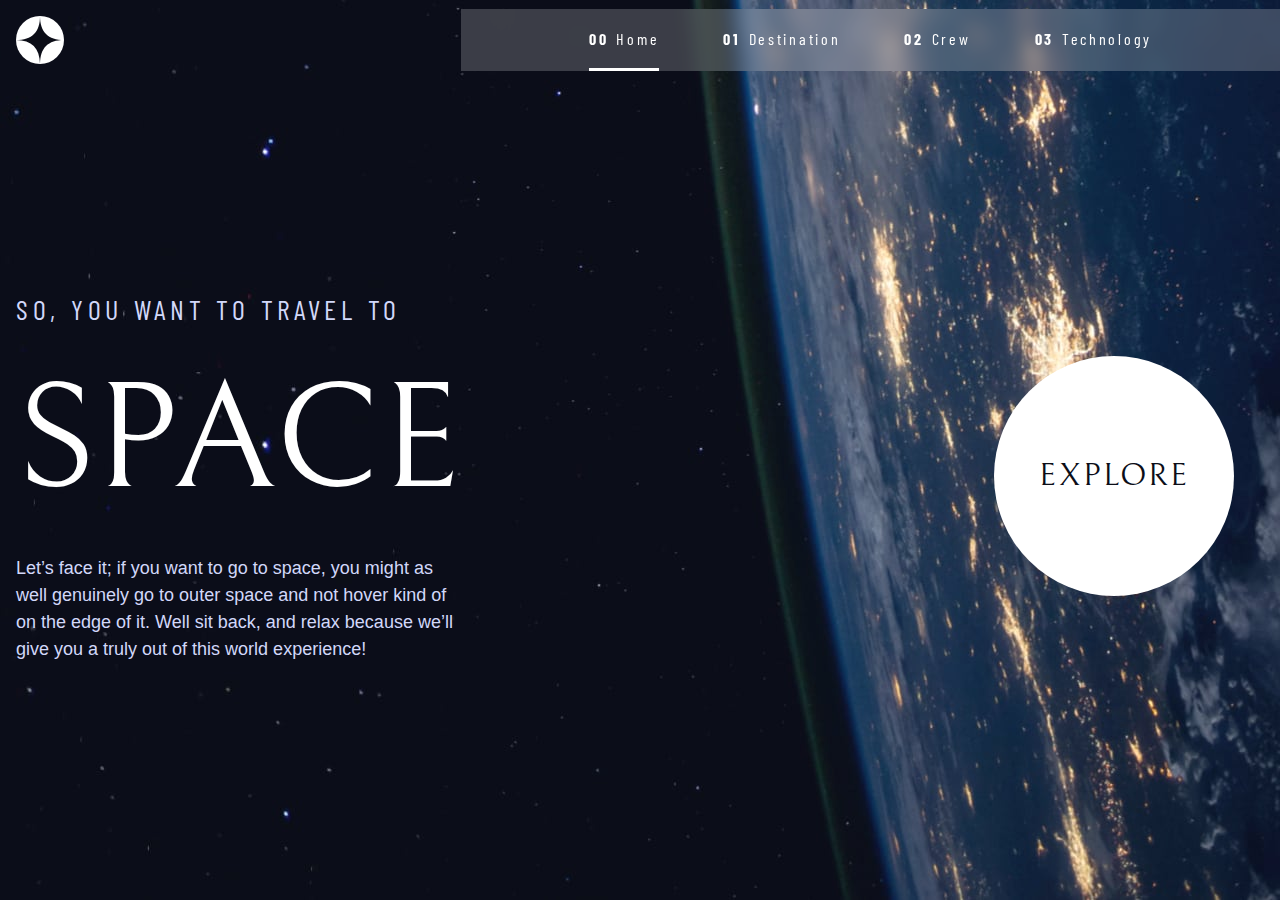
<file: index.html>
<!DOCTYPE html>
<html lang="en">
<head>
  <meta charset="UTF-8">
  <meta name="viewport" content="width=device-width, initial-scale=1.0">
  <link rel="icon" type="image/png" sizes="32x32" href="assets/images/favicon-32x32.png">
  <title>Space tourism website</title>
  <link rel="stylesheet" href="assets/css/style.css">

  <link rel="preconnect" href="https://fonts.googleapis.com">
  <link rel="preconnect" href="https://fonts.gstatic.com" crossorigin>
  <link href="https://fonts.googleapis.com/css2?family=Barlow+Condensed:wght@400;700&family=Bellefair&display=swap" rel="stylesheet">
</head>
<body class="home">
    <main>
      <header class="navbar flex">
        <a href="index.html">
          <img src="assets/images/shared/logo.svg" alt="Company Logo" class="logo">
        </a>
        <button class="ham_brg_tool" aria-controls="menu_toggle" aria-expanded="false"><span class="visually-hidden">MENU</span></button>
        <nav>
          <ul id="menu_toggle" data-visible="false" class="nav_links flex">
            <li class="nav_link active" >
              <a href="index.html"><span aria-hidden="true" class="num-text">00</span>Home</a>
            </li>
            <li class="nav_link">
              <a href="destination-moon.html"><span aria-hidden="true" class="num-text">01</span>Destination</a>
            </li>
            <li class="nav_link">
              <a href="crew-commander.html"><span aria-hidden="true" class="num-text">02</span>Crew</a>
            </li>
            <li class="nav_link">
              <a href="technology-vehicle.html"><span aria-hidden="true" class="num-text">03</span>Technology</a>
            </li>
          </ul>
        </nav>
      </header>
      <section class="CTA-section">
        <div class="container grid-center">
          <div class="CTA-container">
            <div class="CTA__text">
              <span class="txt-upper">So, you want to travel to</span>
              <h1 class="txt-upper">Space</h1>
              <p>
                Let’s face it; if you want to go to space, you might as well genuinely go to 
                outer space and not hover kind of on the edge of it. Well sit back, and relax 
                because we’ll give you a truly out of this world experience!
              </p>
            </div>
          </div>
          <div class="cta-btn">
            <a href="#" class="btn txt-upper"><span class="visually-hidden">lurn more about space</span> Explore</a>
          </div>
        </div>
      </section>
    </main>
    <script src="assets/JS/main.js"></script>
</body>
</html>
</file>
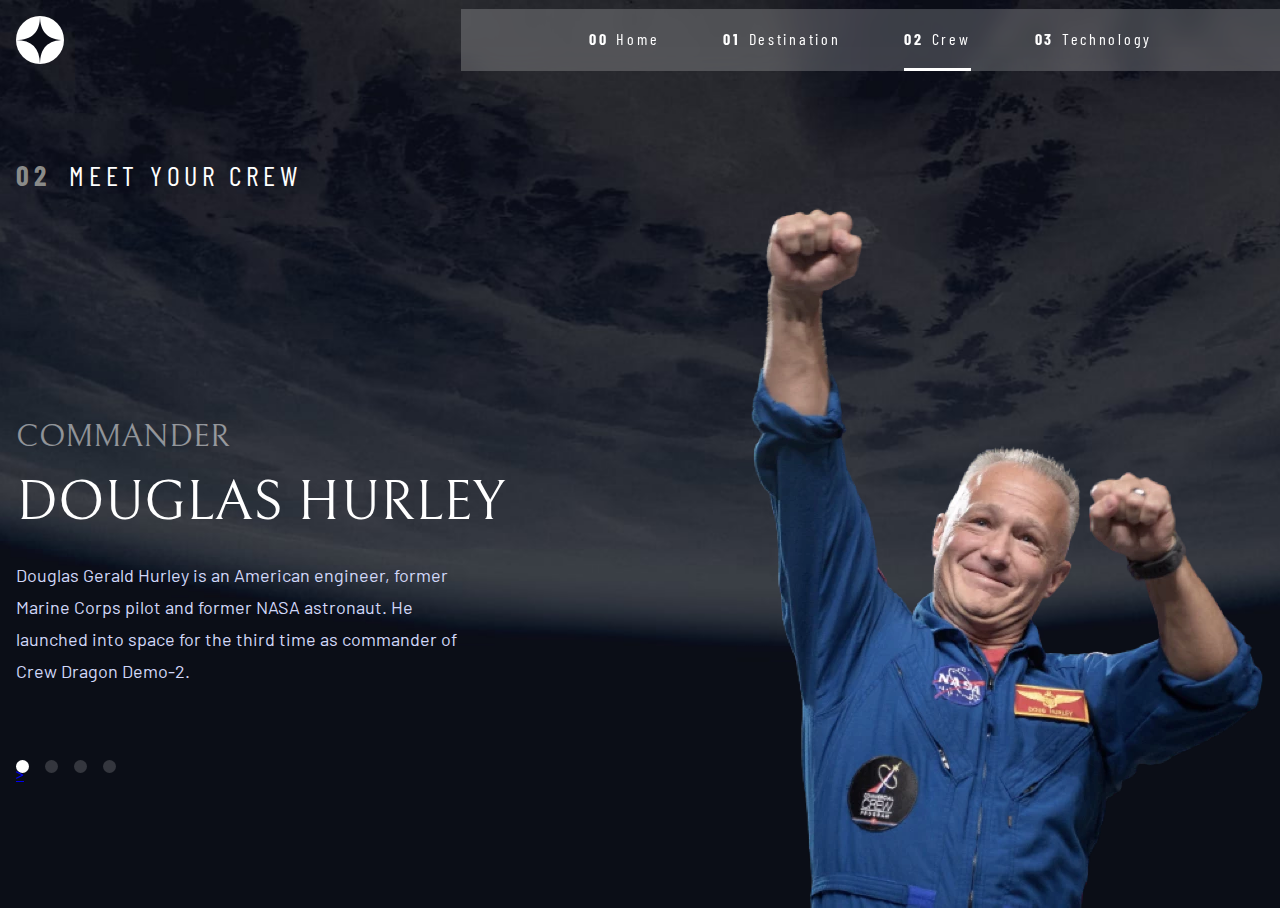
<file: crew-commander.html>
<!DOCTYPE html>
<html lang="en">
<head>
  <meta charset="UTF-8">
  <meta name="viewport" content="width=device-width, initial-scale=1.0">
  <link rel="icon" type="image/png" sizes="32x32" href="assets/images/favicon-32x32.png">
  <title>Space tourism website</title>
  <link rel="stylesheet" href="assets/css/style.css">

<link rel="preconnect" href="https://fonts.googleapis.com">
<link rel="preconnect" href="https://fonts.gstatic.com" crossorigin>
<link href="https://fonts.googleapis.com/css2?family=Barlow&family=Barlow+Condensed:wght@400;700&family=Bellefair&display=swap" rel="stylesheet">
</head>
<body class="crew">
  <main>
    <header class="navbar flex">
      <a href="index.html">
        <img src="assets/images/shared/logo.svg" alt="Company Logo" class="logo">
      </a>
      <button class="ham_brg_tool" aria-controls="menu_toggle" aria-expanded="false"><span class="visually-hidden">MENU</span></button>
      </button>
      <nav>
        <ul id="menu_toggle" data-visible="false" class="nav_links flex">
          <li class="nav_link" >
            <a href="index.html"><span aria-hidden="true" class="num-text">00</span>Home</a>
          </li>
          <li class="nav_link">
            <a href="destination-moon.html"><span aria-hidden="true" class="num-text">01</span>Destination</a>
          </li>
          <li class="nav_link active">
            <a href="crew-commander.html"><span aria-hidden="true" class="num-text">02</span>Crew</a>
          </li>
          <li class="nav_link">
            <a href="technology-vehicle.html"><span aria-hidden="true" class="num-text">03</span>Technology</a>
          </li>
        </ul>
      </nav>
    </header>
    <div class="container">
      <section class="crew-section">
        <p><span class="num-text">02 </span> Meet your crew</p>
        <article class="crew-container">
          <div class="crew-images">
            <img src="./assets/images/crew/image-douglas-hurley.webp" alt="">
          </div>
          <div class="crew-detailes">
            <div class="crew__pagination">
              <a href="crew-commander.html" class="pagination crew-active">><span class="visually-hidden">crew-commander</span></a>
              <a href="crew-specialist.html" class="pagination"><span class="visually-hidden">crew-specialist</span></a>
              <a href="crew-pilot.html" class="pagination"><span class="visually-hidden">crew-pilot</span></a>
              <a href="crew-engineer.html" class="pagination"><span class="visually-hidden">crew-engineer</span></a>
            </div>
            <div class="crew__description">
              <span class="txt-upper">Commander</span>
              <h3 class="txt-upper">Douglas Hurley</h3>
              <p>
                Douglas Gerald Hurley is an American engineer, former Marine Corps pilot 
                and former NASA astronaut. He launched into space for the third time as 
                commander of Crew Dragon Demo-2.
              </p>
            </div>
          </div>
        </article>
      </section>
    </div>
  </main>
  <script src="assets/JS/main.js"></script>
</body>
</html>
</file>
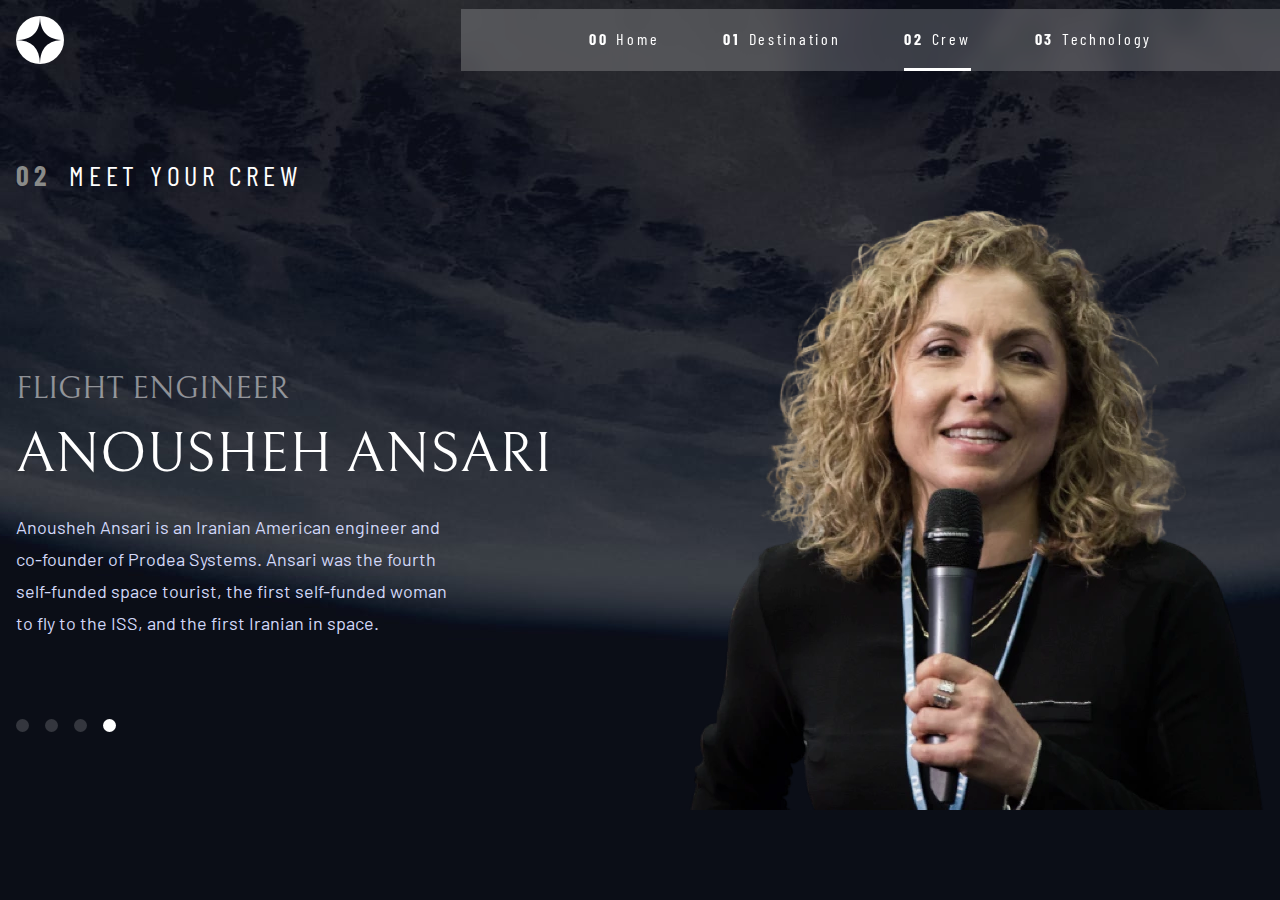
<file: crew-engineer.html>
<!DOCTYPE html>
<html lang="en">
<head>
  <meta charset="UTF-8">
  <meta name="viewport" content="width=device-width, initial-scale=1.0">
  <link rel="icon" type="image/png" sizes="32x32" href="assets/images/favicon-32x32.png">
  <title>Space tourism website</title>
  <link rel="stylesheet" href="assets/css/style.css">

<link rel="preconnect" href="https://fonts.googleapis.com">
<link rel="preconnect" href="https://fonts.gstatic.com" crossorigin>
<link href="https://fonts.googleapis.com/css2?family=Barlow&family=Barlow+Condensed:wght@400;700&family=Bellefair&display=swap" rel="stylesheet">
</head>
<body class="crew">
  <main>
    <header class="navbar flex">
      <a href="index.html">
        <img src="assets/images/shared/logo.svg" alt="Company Logo" class="logo">
      </a>
      <button class="ham_brg_tool" aria-controls="menu_toggle" aria-expanded="false"><span class="visually-hidden">MENU</span></button>
      </button>
      <nav>
        <ul id="menu_toggle" data-visible="false" class="nav_links flex">
          <li class="nav_link" >
            <a href="index.html"><span aria-hidden="true" class="num-text">00</span>Home</a>
          </li>
          <li class="nav_link">
            <a href="destination-moon.html"><span aria-hidden="true" class="num-text">01</span>Destination</a>
          </li>
          <li class="nav_link active">
            <a href="crew-commander.html"><span aria-hidden="true" class="num-text">02</span>Crew</a>
          </li>
          <li class="nav_link">
            <a href="technology-vehicle.html"><span aria-hidden="true" class="num-text">03</span>Technology</a>
          </li>
        </ul>
      </nav>
    </header>
    <div class="container">
      <section class="crew-section">
        <p><span class="num-text">02 </span> Meet your crew</p>
        <article class="crew-container">
          <div class="crew-images">
            <img src="./assets/images/crew/image-anousheh-ansari.webp" alt="">
          </div>
          <div class="crew-detailes">
            <div class="crew__pagination">
              <a href="crew-commander.html" class="pagination"></a>
              <a href="crew-specialist.html" class="pagination"></a>
              <a href="crew-pilot.html" class="pagination"></a>
              <a href="crew-engineer.html" class="pagination crew-active"></a>
            </div>
            <div class="crew__description">
              <span class="txt-upper">Flight Engineer</span>
              <h3 class="txt-upper">Anousheh Ansari</h3>
              <p>
                Anousheh Ansari is an Iranian American engineer and co-founder of Prodea Systems. 
                Ansari was the fourth self-funded space tourist, the first self-funded woman to 
                fly to the ISS, and the first Iranian in space.  
              </p>
            </div>
          </div>
        </article>
      </section>
    </div>
  </main>
  <script src="assets/JS/main.js"></script>
</body>
</html>
</file>
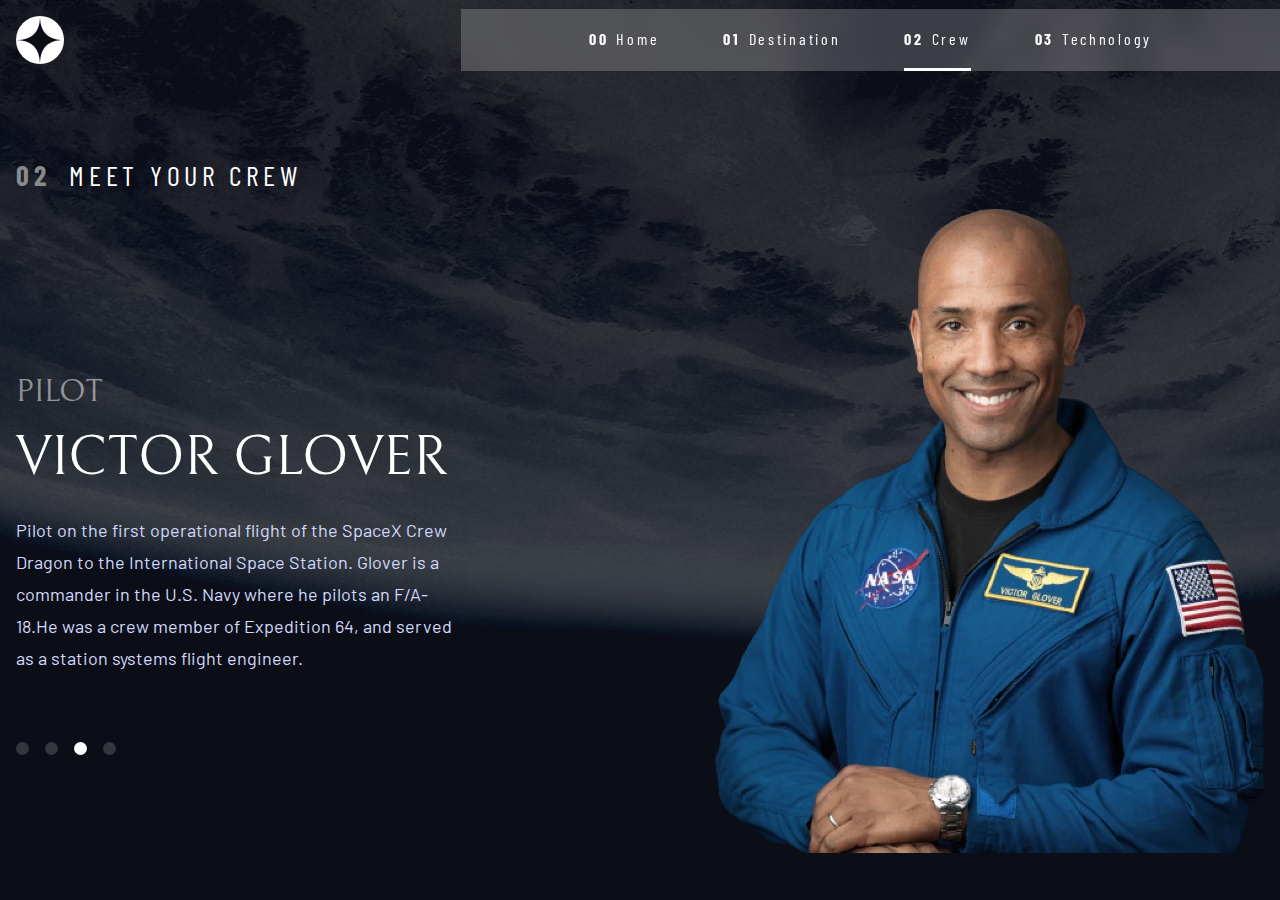
<file: crew-pilot.html>
<!DOCTYPE html>
<html lang="en">
<head>
  <meta charset="UTF-8">
  <meta name="viewport" content="width=device-width, initial-scale=1.0">
  <link rel="icon" type="image/png" sizes="32x32" href="assets/images/favicon-32x32.png">
  <title>Space tourism website</title>
  <link rel="stylesheet" href="assets/css/style.css">

<link rel="preconnect" href="https://fonts.googleapis.com">
<link rel="preconnect" href="https://fonts.gstatic.com" crossorigin>
<link href="https://fonts.googleapis.com/css2?family=Barlow&family=Barlow+Condensed:wght@400;700&family=Bellefair&display=swap" rel="stylesheet">
</head>
<body class="crew">
  <main>
    <header class="navbar flex">
      <a href="index.html">
        <img src="assets/images/shared/logo.svg" alt="Company Logo" class="logo">
      </a>
      <button class="ham_brg_tool" aria-controls="menu_toggle" aria-expanded="false"><span class="visually-hidden">MENU</span></button>
      </button>
      <nav>
        <ul id="menu_toggle" data-visible="false" class="nav_links flex">
          <li class="nav_link" >
            <a href="index.html"><span aria-hidden="true" class="num-text">00</span>Home</a>
          </li>
          <li class="nav_link">
            <a href="destination-moon.html"><span aria-hidden="true" class="num-text">01</span>Destination</a>
          </li>
          <li class="nav_link active">
            <a href="crew-commander.html"><span aria-hidden="true" class="num-text">02</span>Crew</a>
          </li>
          <li class="nav_link">
            <a href="technology-vehicle.html"><span aria-hidden="true" class="num-text">03</span>Technology</a>
          </li>
        </ul>
      </nav>
    </header>
    <div class="container">
      <section class="crew-section">
        <p><span class="num-text">02 </span> Meet your crew</p>
        <article class="crew-container">
          <div class="crew-images">
            <img src="./assets/images/crew/image-victor-glover.webp" alt="">
          </div>
          <div class="crew-detailes">
            <div class="crew__pagination">
              <a href="crew-commander.html" class="pagination"></a>
              <a href="crew-specialist.html" class="pagination"></a>
              <a href="crew-pilot.html" class="pagination crew-active"></a>
              <a href="crew-engineer.html" class="pagination"></a>
            </div>
            <div class="crew__description">
              <span class="txt-upper">Pilot</span>
              <h3 class="txt-upper">Victor Glover</h3>
              <p>
                Pilot on the first operational flight of the SpaceX Crew Dragon to the 
                International Space Station. Glover is a commander in the U.S. Navy where 
                he pilots an F/A-18.He was a crew member of Expedition 64, and served as a 
                station systems flight engineer. 
              </p>
            </div>
          </div>
        </article>
      </section>
    </div>
  </main>
  <script src="assets/JS/main.js"></script>
</body>
</html>
</file>
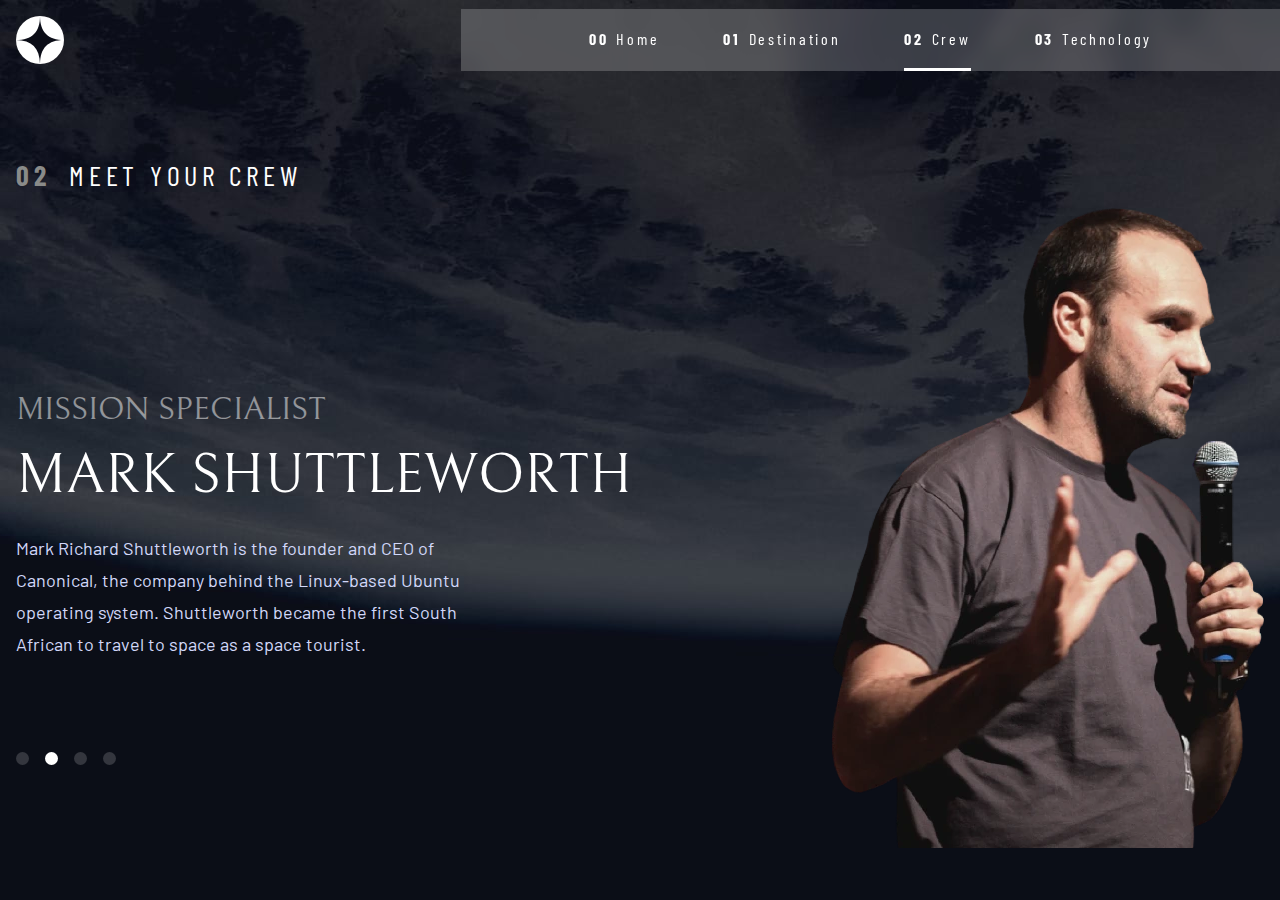
<file: crew-specialist.html>
<!DOCTYPE html>
<html lang="en">
<head>
  <meta charset="UTF-8">
  <meta name="viewport" content="width=device-width, initial-scale=1.0">
  <link rel="icon" type="image/png" sizes="32x32" href="assets/images/favicon-32x32.png">
  <title>Space tourism website</title>
  <link rel="stylesheet" href="assets/css/style.css">

<link rel="preconnect" href="https://fonts.googleapis.com">
<link rel="preconnect" href="https://fonts.gstatic.com" crossorigin>
<link href="https://fonts.googleapis.com/css2?family=Barlow&family=Barlow+Condensed:wght@400;700&family=Bellefair&display=swap" rel="stylesheet">
</head>
<body class="crew">
  <main>
    <header class="navbar flex">
      <a href="index.html">
        <img src="assets/images/shared/logo.svg" alt="Company Logo" class="logo">
      </a>
      <button class="ham_brg_tool" aria-controls="menu_toggle" aria-expanded="false"><span class="visually-hidden">MENU</span></button>
      </button>
      <nav>
        <ul id="menu_toggle" data-visible="false" class="nav_links flex">
          <li class="nav_link" >
            <a href="index.html"><span aria-hidden="true" class="num-text">00</span>Home</a>
          </li>
          <li class="nav_link">
            <a href="destination-moon.html"><span aria-hidden="true" class="num-text">01</span>Destination</a>
          </li>
          <li class="nav_link active">
            <a href="crew-commander.html"><span aria-hidden="true" class="num-text">02</span>Crew</a>
          </li>
          <li class="nav_link">
            <a href="technology-vehicle.html"><span aria-hidden="true" class="num-text">03</span>Technology</a>
          </li>
        </ul>
      </nav>
    </header>
    <div class="container">
      <section class="crew-section">
        <p><span class="num-text">02 </span> Meet your crew</p>
        <article class="crew-container">
          <div class="crew-images">
            <img src="./assets/images/crew/image-mark-shuttleworth.webp" alt="">
          </div>
          <div class="crew-detailes">
            <div class="crew__pagination">
              <a href="crew-commander.html" class="pagination"></a>
              <a href="crew-specialist.html" class="pagination crew-active"></a>
              <a href="crew-pilot.html" class="pagination"></a>
              <a href="crew-engineer.html" class="pagination"></a>
            </div>
            <div class="crew__description">
              <span class="txt-upper">Mission Specialist</span>
              <h3 class="txt-upper">Mark Shuttleworth</h3>
              <p>
                Mark Richard Shuttleworth is the founder and CEO of Canonical, the company behind 
                the Linux-based Ubuntu operating system. Shuttleworth became the first South 
                African to travel to space as a space tourist.
              </p>
            </div>
          </div>
        </article>
      </section>
    </div>
  </main>
  <script src="assets/JS/main.js"></script>
</body>
</html>
</file>
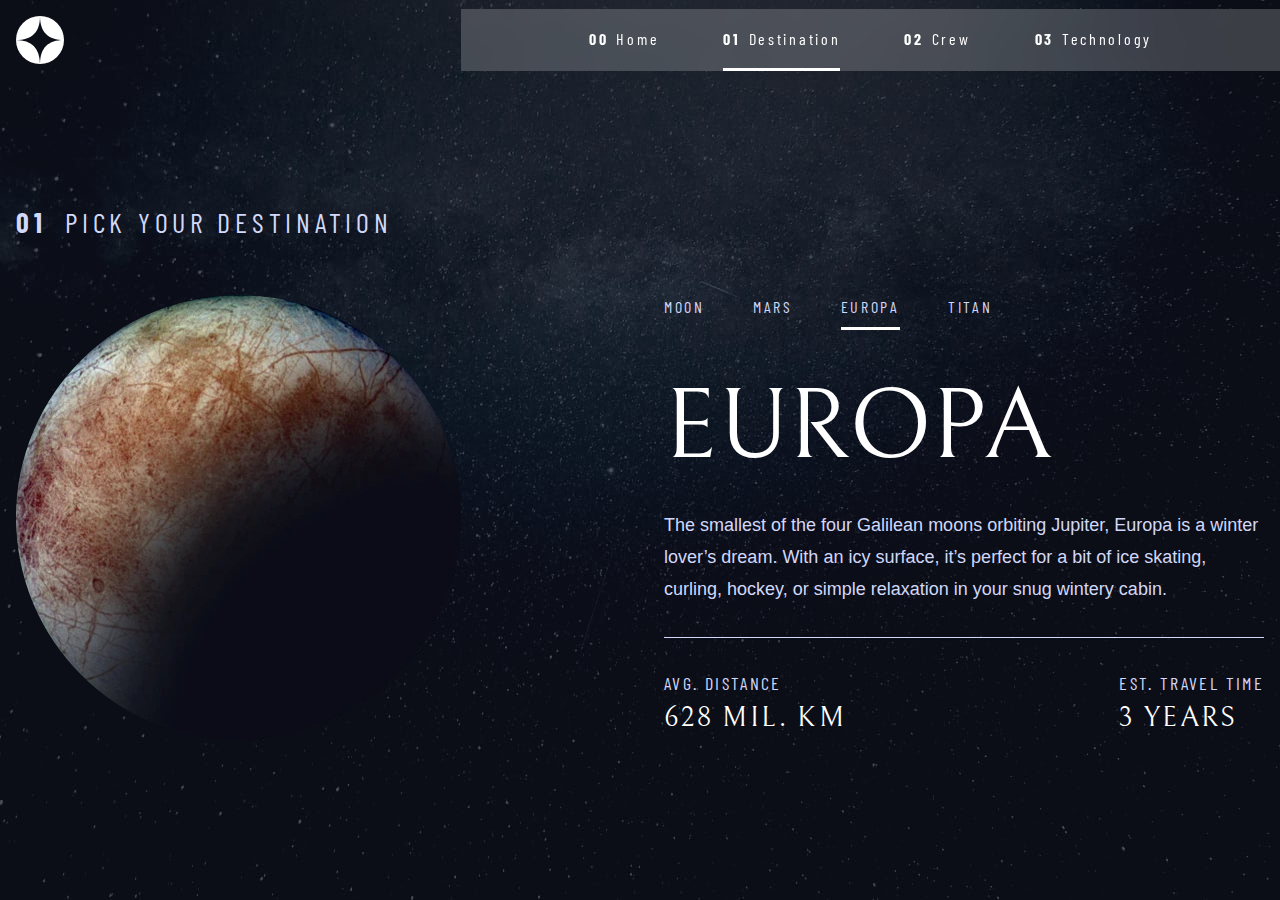
<file: destination-europa.html>
<!DOCTYPE html>
<html lang="en">
<head>
  <meta charset="UTF-8">
  <meta name="viewport" content="width=device-width, initial-scale=1.0">
  <link rel="icon" type="image/png" sizes="32x32" href="assets/images/favicon-32x32.png">
  <title>Space tourism website</title>
  <link rel="stylesheet" href="assets/css/style.css">

  <link rel="preconnect" href="https://fonts.googleapis.com">
  <link rel="preconnect" href="https://fonts.gstatic.com" crossorigin>
  <link href="https://fonts.googleapis.com/css2?family=Barlow+Condensed:wght@400;700&family=Bellefair&display=swap" rel="stylesheet">
</head>
<body class="destination">

  <main>
    <header class="navbar flex">
      <a href="index.html">
        <img src="assets/images/shared/logo.svg" alt="Company Logo" class="logo">
      </a>
      <button class="ham_brg_tool" aria-controls="menu_toggle" aria-expanded="false"><span class="visually-hidden">MENU</span></button>
      </button>
      <nav>
        <ul id="menu_toggle" data-visible="false" class="nav_links flex">
          <li class="nav_link" >
            <a href="index.html"><span aria-hidden="true" class="num-text">00</span>Home</a>
          </li>
          <li class="nav_link active">
            <a href="destination-mars.html"><span aria-hidden="true" class="num-text">01</span>Destination</a>
          </li>
          <li class="nav_link">
            <a href="crew-commander.html"><span aria-hidden="true" class="num-text">02</span>Crew</a>
          </li>
          <li class="nav_link">
            <a href="technology-vehicle.html"><span aria-hidden="true" class="num-text">03</span>Technology</a>
          </li>
        </ul>
      </nav>
    </header>
  </main>
  
  <div class="container">
    <section class="destination-section">
      <p><span class="num-text">01 </span> Pick your destination</p>
      <article class="destination-container">
        <div class="destination-images">
          <img src="./assets/images/destination/image-europa.webp" alt="">
        </div>
        <div class="destination-details">
          <div class="destination__locations">
            <a href="destination-moon.html" class="destination__location">Moon</a>
            <a href="destination-mars.html" class="destination__location">Mars</a>
            <a href="destination-europa.html" class="destination__location destination-active">Europa</a>
            <a href="destination-titan.html" class="destination__location">Titan</a>
          </div>
          <div class="destination__discription">
            <h2>Europa</h2>
            <p>  The smallest of the four Galilean moons orbiting Jupiter, Europa is a 
              winter lover’s dream. With an icy surface, it’s perfect for a bit of 
              ice skating, curling, hockey, or simple relaxation in your snug 
              wintery cabin.</p>
            <!-- <hr> -->
            <div class="destination__distance">
              <div class="destination__distance-1">
                <p>Avg. distance</p>
                <h3>628 mil. km</h3>
              </div>
              <div class="destination__distance-1">
                <p>Est. travel time</p>
                <h3>3 years</h3>
              </div>
            </div>
          </div>
        </div>
      </article>
    </section>
  </div>
  <script src="assets/JS/main.js"></script>
</body>
</html>
</file>
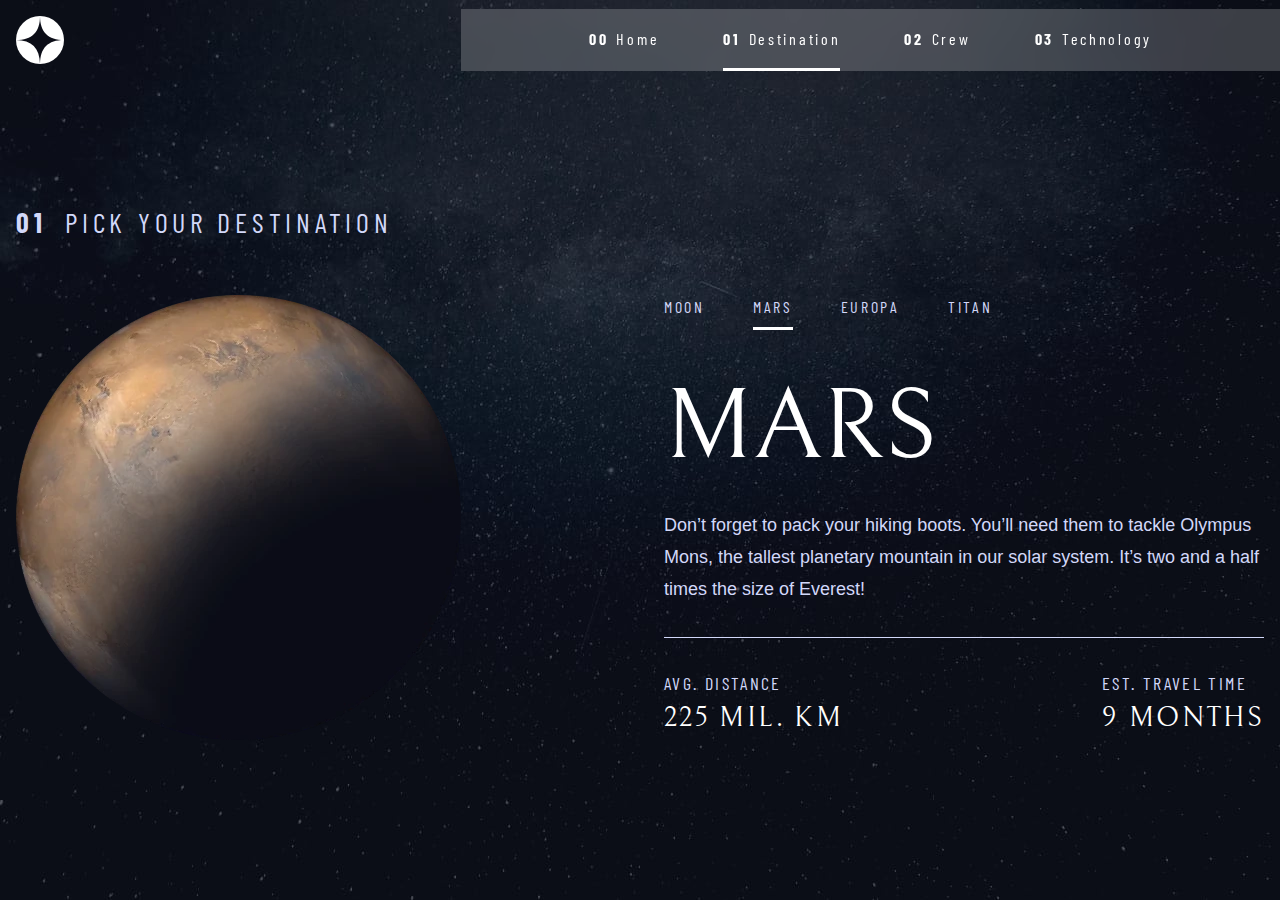
<file: destination-mars.html>
<!DOCTYPE html>
<html lang="en">
<head>
  <meta charset="UTF-8">
  <meta name="viewport" content="width=device-width, initial-scale=1.0">
  <link rel="icon" type="image/png" sizes="32x32" href="assets/images/favicon-32x32.png">
  <title>Space tourism website</title>
  <link rel="stylesheet" href="assets/css/style.css">

  <link rel="preconnect" href="https://fonts.googleapis.com">
  <link rel="preconnect" href="https://fonts.gstatic.com" crossorigin>
  <link href="https://fonts.googleapis.com/css2?family=Barlow+Condensed:wght@400;700&family=Bellefair&display=swap" rel="stylesheet">
</head>
<body class="destination">

  <main>
    <header class="navbar flex">
      <a href="index.html">
        <img src="assets/images/shared/logo.svg" alt="Company Logo" class="logo">
      </a>
      <button class="ham_brg_tool" aria-controls="menu_toggle" aria-expanded="false"><span class="visually-hidden">MENU</span></button>
      </button>
      <nav>
        <ul id="menu_toggle" data-visible="false" class="nav_links flex">
          <li class="nav_link" >
            <a href="index.html"><span aria-hidden="true" class="num-text">00</span>Home</a>
          </li>
          <li class="nav_link active">
            <a href="destination-mars.html"><span aria-hidden="true" class="num-text">01</span>Destination</a>
          </li>
          <li class="nav_link">
            <a href="crew-commander.html"><span aria-hidden="true" class="num-text">02</span>Crew</a>
          </li>
          <li class="nav_link">
            <a href="technology-vehicle.html"><span aria-hidden="true" class="num-text">03</span>Technology</a>
          </li>
        </ul>
      </nav>
    </header>
  </main>
  
  <div class="container">
    <section class="destination-section">
      <p><span class="num-text">01 </span> Pick your destination</p>
      <article class="destination-container">
        <div class="destination-images">
          <img src="./assets/images/destination/image-mars.webp" alt="">
        </div>
        <div class="destination-details">
          <div class="destination__locations">
            <a href="destination-moon.html" class="destination__location"><span class="visually-hidden">next destination link moon</span>Moon</a>
            <a href="destination-mars.html" class="destination__location destination-active"><span class="visually-hidden">next destination link Mars</span>Mars</a>
            <a href="destination-europa.html" class="destination__location"><span class="visually-hidden">next destination link Europa</span>Europa</a>
            <a href="destination-titan.html" class="destination__location"><span class="visually-hidden">next destination link Titan</span>Titan</a>
          </div>
          <div class="destination__discription">
            <h2>Mars</h2>
            <p>Don’t forget to pack your hiking boots. You’ll need them to tackle Olympus Mons, 
              the tallest planetary mountain in our solar system. It’s two and a half times 
              the size of Everest!</p>
            <!-- <hr> -->
            <div class="destination__distance">
              <div class="destination__distance-1">
                <p>Avg. distance</p>
                <h3>225 mil. km</h3>
              </div>
              <div class="destination__distance-1">
                <p>Est. travel time</p>
                <h3>9 months</h3>
              </div>
            </div>
          </div>
        </div>
      </article>
    </section>
  </div>
  <script src="assets/JS/main.js"></script>
</body>
</html>
</file>
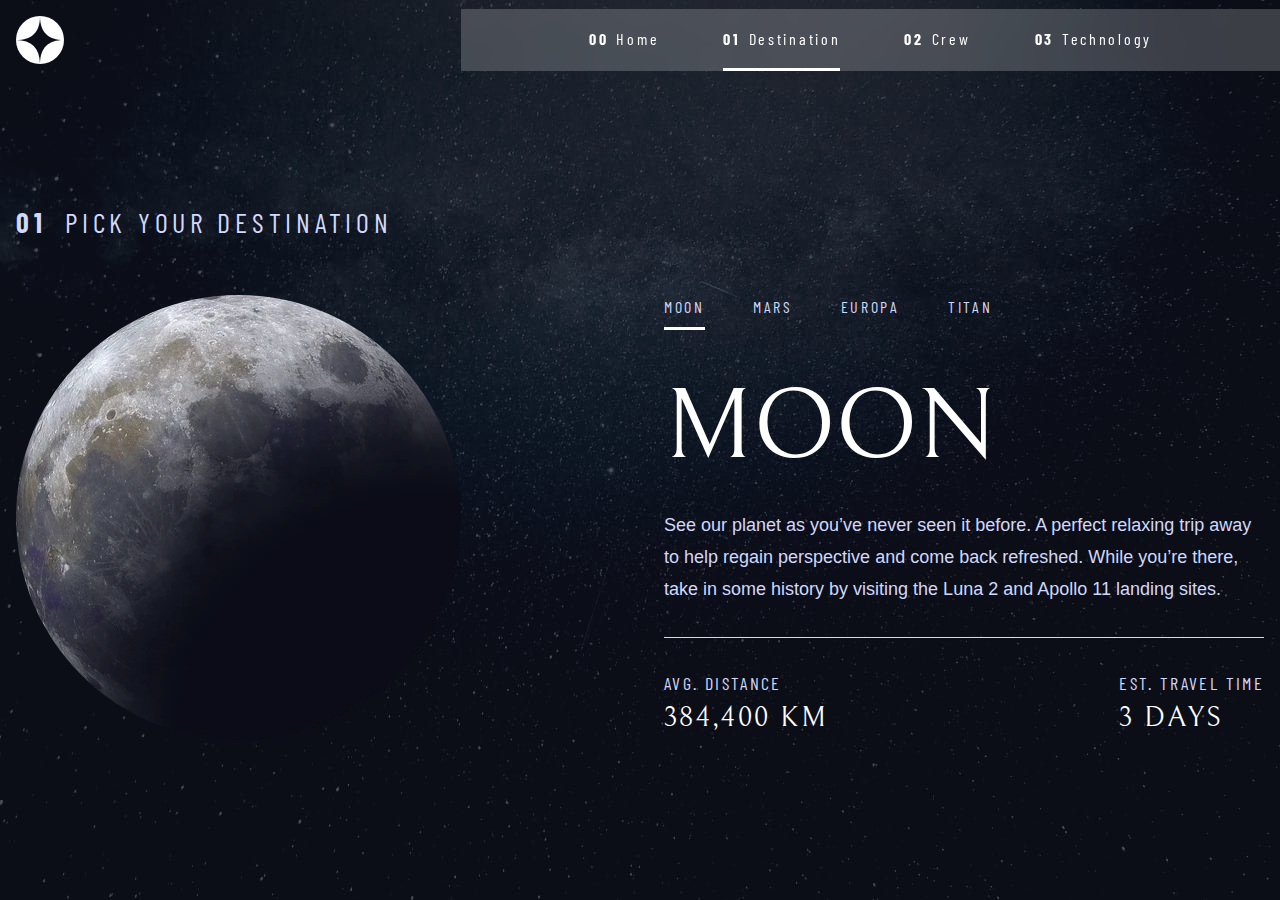
<file: destination-moon.html>
<!DOCTYPE html>
<html lang="en">
<head>
  <meta charset="UTF-8">
  <meta name="viewport" content="width=device-width, initial-scale=1.0">
  <link rel="icon" type="image/png" sizes="32x32" href="assets/images/favicon-32x32.png">
  <title>Space tourism website</title>
  <link rel="stylesheet" href="assets/css/style.css">

  <link rel="preconnect" href="https://fonts.googleapis.com">
  <link rel="preconnect" href="https://fonts.gstatic.com" crossorigin>
  <link href="https://fonts.googleapis.com/css2?family=Barlow+Condensed:wght@400;700&family=Bellefair&display=swap" rel="stylesheet">
</head>
<body class="destination">

  <main>
    <header class="navbar flex">
      <a href="index.html">
        <img src="assets/images/shared/logo.svg" alt="Company Logo" class="logo">
      </a>
      <button class="ham_brg_tool" aria-controls="menu_toggle" aria-expanded="false"><span class="visually-hidden">MENU</span></button>
      </button>
      <nav>
        <ul id="menu_toggle" data-visible="false" class="nav_links flex">
          <li class="nav_link" >
            <a href="index.html"><span aria-hidden="true" class="num-text">00</span>Home</a>
          </li>
          <li class="nav_link active">
            <a href="destination-moon.html"><span aria-hidden="true" class="num-text">01</span>Destination</a>
          </li>
          <li class="nav_link">
            <a href="crew-commander.html"><span aria-hidden="true" class="num-text">02</span>Crew</a>
          </li>
          <li class="nav_link">
            <a href="technology-vehicle.html"><span aria-hidden="true" class="num-text">03</span>Technology</a>
          </li>
        </ul>
      </nav>
    </header>
  </main>
  
  <div class="container">
    <section class="destination-section">
      <p><span class="num-text">01 </span> Pick your destination</p>
      <article class="destination-container">
        <div class="destination-images">
          <img src="./assets/images/destination/image-moon.webp" alt="">
        </div>
        <div class="destination-details">
          <div class="destination__locations">
            <a href="destination-moon.html" class="destination__location destination-active"><span class="visually-hidden">next destination link moon</span>Moon</a>
            <a href="destination-mars.html" class="destination__location"><span class="visually-hidden">next destination link Mars</span>Mars</a>
            <a href="destination-europa.html" class="destination__location"><span class="visually-hidden">next destination link Europa</span>Europa</a>
            <a href="destination-titan.html" class="destination__location"><span class="visually-hidden">next destination link Titan</span>Titan</a>
          </div>
          <div class="destination__discription">
            <h2>Moon</h2>
            <p>See our planet as you’ve never seen it before. A perfect relaxing trip away to help 
              regain perspective and come back refreshed. While you’re there, take in some history 
              by visiting the Luna 2 and Apollo 11 landing sites.</p>
            <div class="destination__distance">
              <div class="destination__distance-1">
                <p>Avg. distance</p>
                <h3>384,400 km</h3>
              </div>
              <div class="destination__distance-1">
                <p>Est. travel time</p>
                <h3>3 days</h3>
              </div>
            </div>
          </div>
        </div>
      </article>
    </section>
  </div>
  <script src="assets/JS/main.js"></script>
</body>
</html>
</file>
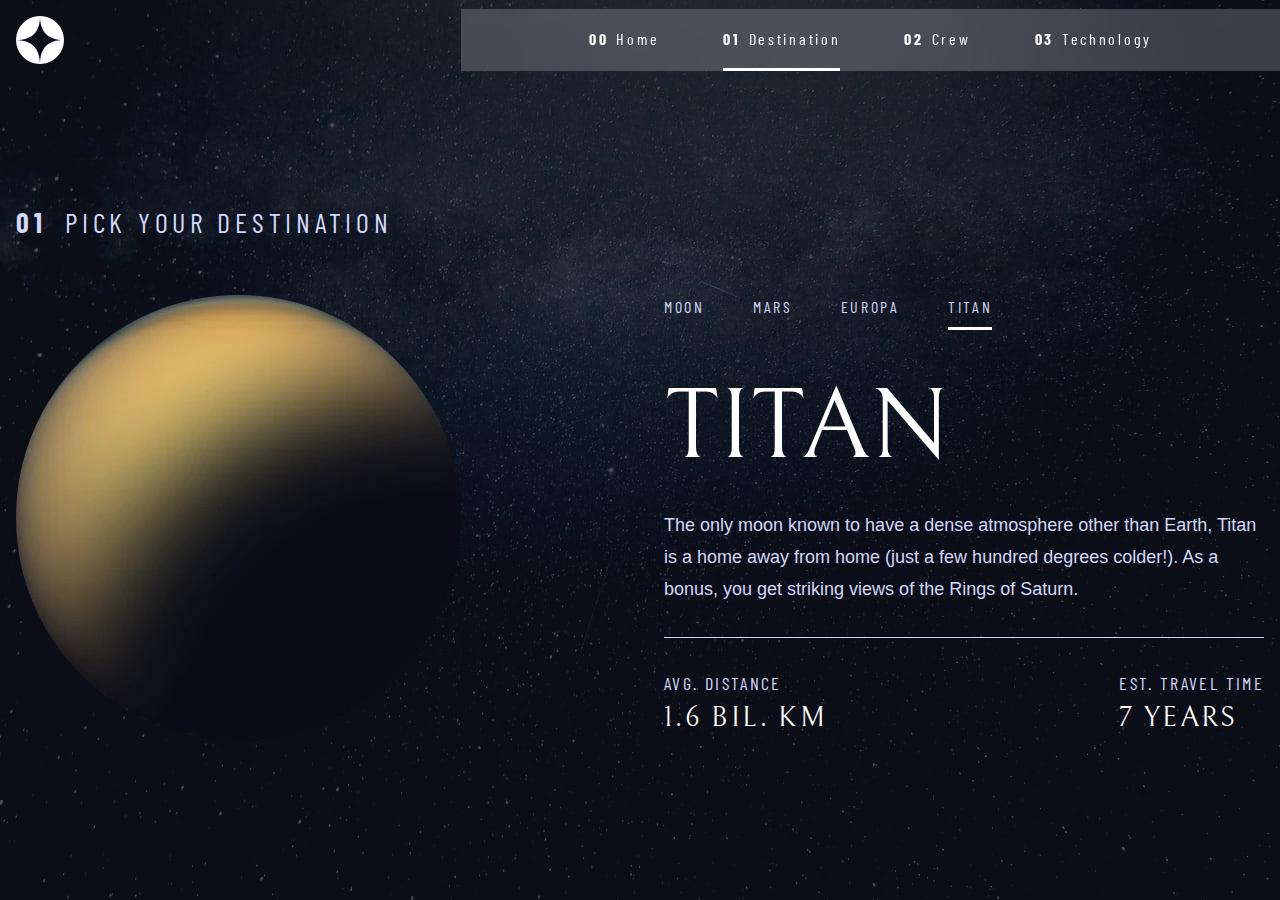
<file: destination-titan.html>
<!DOCTYPE html>
<html lang="en">
<head>
  <meta charset="UTF-8">
  <meta name="viewport" content="width=device-width, initial-scale=1.0">
  <link rel="icon" type="image/png" sizes="32x32" href="assets/images/favicon-32x32.png">
  <title>Space tourism website</title>
  <link rel="stylesheet" href="assets/css/style.css">

  <link rel="preconnect" href="https://fonts.googleapis.com">
  <link rel="preconnect" href="https://fonts.gstatic.com" crossorigin>
  <link href="https://fonts.googleapis.com/css2?family=Barlow+Condensed:wght@400;700&family=Bellefair&display=swap" rel="stylesheet">
</head>
<body class="destination">

  <main>
    <header class="navbar flex">
      <a href="index.html">
        <img src="assets/images/shared/logo.svg" alt="Company Logo" class="logo">
      </a>
      <button class="ham_brg_tool" aria-controls="menu_toggle" aria-expanded="false"><span class="visually-hidden">MENU</span></button>
      </button>
      <nav>
        <ul id="menu_toggle" data-visible="false" class="nav_links flex">
          <li class="nav_link" >
            <a href="index.html"><span aria-hidden="true" class="num-text">00</span>Home</a>
          </li>
          <li class="nav_link active">
            <a href="destination-mars.html"><span aria-hidden="true" class="num-text">01</span>Destination</a>
          </li>
          <li class="nav_link">
            <a href="crew-commander.html"><span aria-hidden="true" class="num-text">02</span>Crew</a>
          </li>
          <li class="nav_link">
            <a href="technology-vehicle.html"><span aria-hidden="true" class="num-text">03</span>Technology</a>
          </li>
        </ul>
      </nav>
    </header>
  </main>
  
  <div class="container">
    <section class="destination-section">
      <p><span class="num-text">01 </span> Pick your destination</p>
      <article class="destination-container">
        <div class="destination-images">
          <img src="./assets/images/destination/image-titan.webp" alt="">
        </div>
        <div class="destination-details">
          <div class="destination__locations">
            <a href="destination-moon.html" class="destination__location"><span class="visually-hidden">next destination link moon</span>Moon</a>
            <a href="destination-mars.html" class="destination__location"><span class="visually-hidden">next destination link Mars</span>Mars</a>
            <a href="destination-europa.html" class="destination__location"><span class="visually-hidden">next destination link Europa</span>Europa</a>
            <a href="destination-titan.html" class="destination__location destination-active"><span class="visually-hidden">next destination link Titan</span>Titan</a>
          </div>
          <div class="destination__discription">
            <h2>Titan</h2>
            <p>  The only moon known to have a dense atmosphere other than Earth, Titan 
              is a home away from home (just a few hundred degrees colder!). As a 
              bonus, you get striking views of the Rings of Saturn.</p>
            <!-- <hr> -->
            <div class="destination__distance">
              <div class="destination__distance-1">
                <p>Avg. distance</p>
                <h3>1.6 bil. km</h3>
              </div>
              <div class="destination__distance-1">
                <p>Est. travel time</p>
                <h3>7 years</h3>
              </div>
            </div>
          </div>
        </div>
      </article>
    </section>
  </div>
  <script src="assets/JS/main.js"></script>
</body>
</html>
</file>
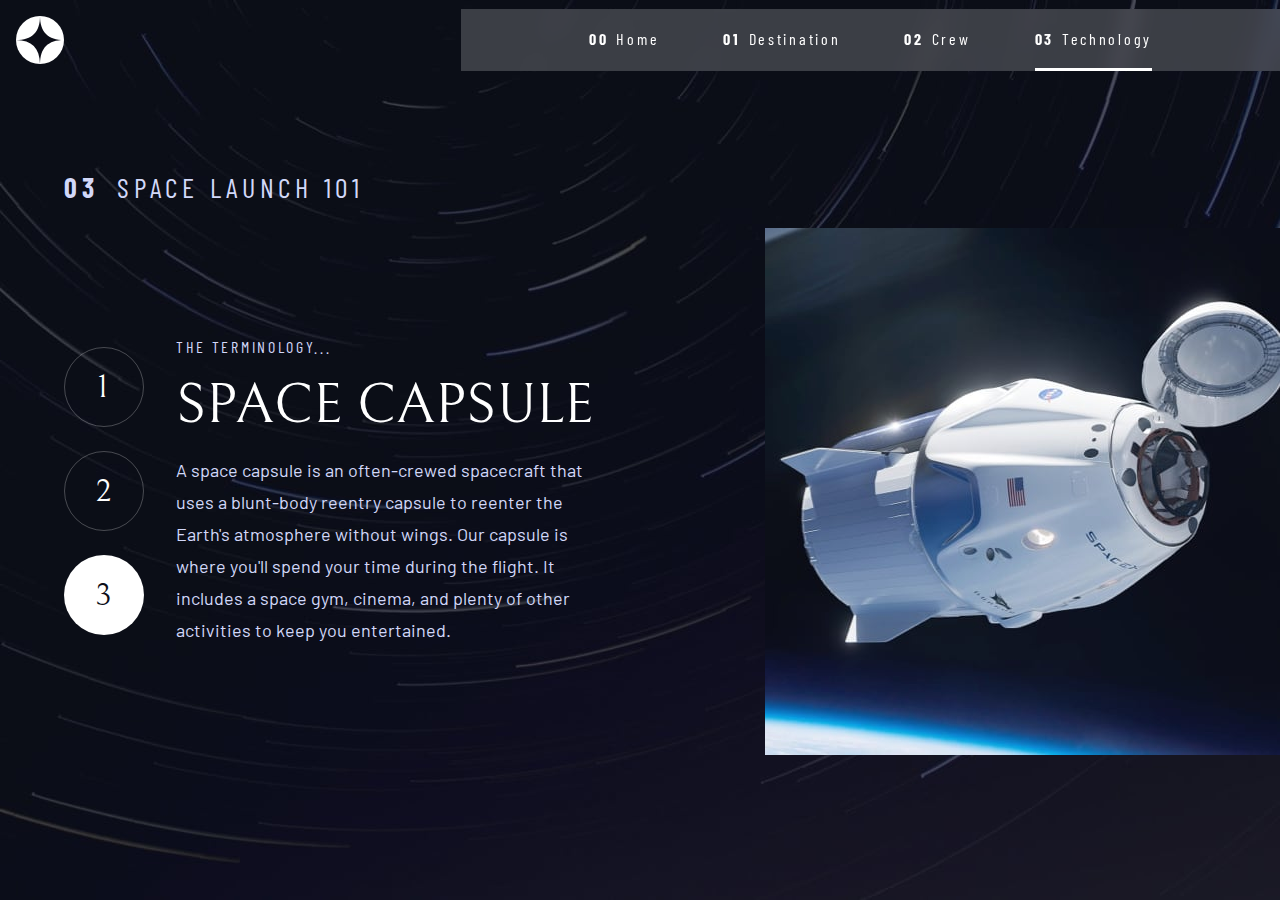
<file: technology-capsule.html>
<!DOCTYPE html>
<html lang="en">
<head>
  <meta charset="UTF-8">
  <meta name="viewport" content="width=device-width, initial-scale=1.0">
  <link rel="icon" type="image/png" sizes="32x32" href="assets/images/favicon-32x32.png">
  <title>Space tourism website</title>
  <link rel="stylesheet" href="assets/css/style.css">

<link rel="preconnect" href="https://fonts.googleapis.com">
<link rel="preconnect" href="https://fonts.gstatic.com" crossorigin>
<link href="https://fonts.googleapis.com/css2?family=Barlow&family=Barlow+Condensed:wght@400;700&family=Bellefair&display=swap" rel="stylesheet">
</head>
<body class="technology">
  <main>
    <header class="navbar flex">
      <a href="index.html">
        <img src="assets/images/shared/logo.svg" alt="Company Logo" class="logo">
      </a>
      <button class="ham_brg_tool" aria-controls="menu_toggle" aria-expanded="false"><span class="visually-hidden">MENU</span></button>
      </button>
      <nav>
        <ul id="menu_toggle" data-visible="false" class="nav_links flex">
          <li class="nav_link" >
            <a href="index.html"><span aria-hidden="true" class="num-text">00</span>Home</a>
          </li>
          <li class="nav_link">
            <a href="destination-moon.html"><span aria-hidden="true" class="num-text">01</span>Destination</a>
          </li>
          <li class="nav_link">
            <a href="crew-commander.html"><span aria-hidden="true" class="num-text">02</span>Crew</a>
          </li>
          <li class="nav_link active">
            <a href="technology-vehicle.html"><span aria-hidden="true" class="num-text">03</span>Technology</a>
          </li>
        </ul>
      </nav>
    </header>

    <section class="technology-section">
      <div class="container">
        <p class="txt-upper"><span class="num-text">03 </span> Space launch 101</p>
        <div class="technology-container">
          <div class="technology__images">
            <picture>
              <source media="(min-width:760px)" srcset="assets\images\technology\image-space-capsule-portrait.jpg">
              <img src="assets\images\technology\image-space-capsule-landscape.jpg" alt="Flowers">
            </picture>
          </div>
          <div class="technology__detailes">
            <div class="technology__buttons">
              <a href="technology-vehicle.html" class="technology__button"><span class="visually-hidden">technology pagination of vehicle</span>1</a>
              <a href="technology-spaceport.html" class="technology__button"><span class="visually-hidden">technology pagination of spaceport</span>2</a>
              <a href="technology-capsule.html" class="technology__button technology__active"><span class="visually-hidden">technology pagination of capsule</span>3</a>
            </div>
            <div class="technology__description">
              <span>The terminology...</span>
              <h3>Space capsule</h3>
              <p>A space capsule is an often-crewed spacecraft that uses a blunt-body reentry 
                capsule to reenter the Earth's atmosphere without wings. Our capsule is where 
                you'll spend your time during the flight. It includes a space gym, cinema, 
                and plenty of other activities to keep you entertained.</p>
            </div>
          </div>
        </div>
      </div>
    </section>
  </main>
</body>
</html>
</file>
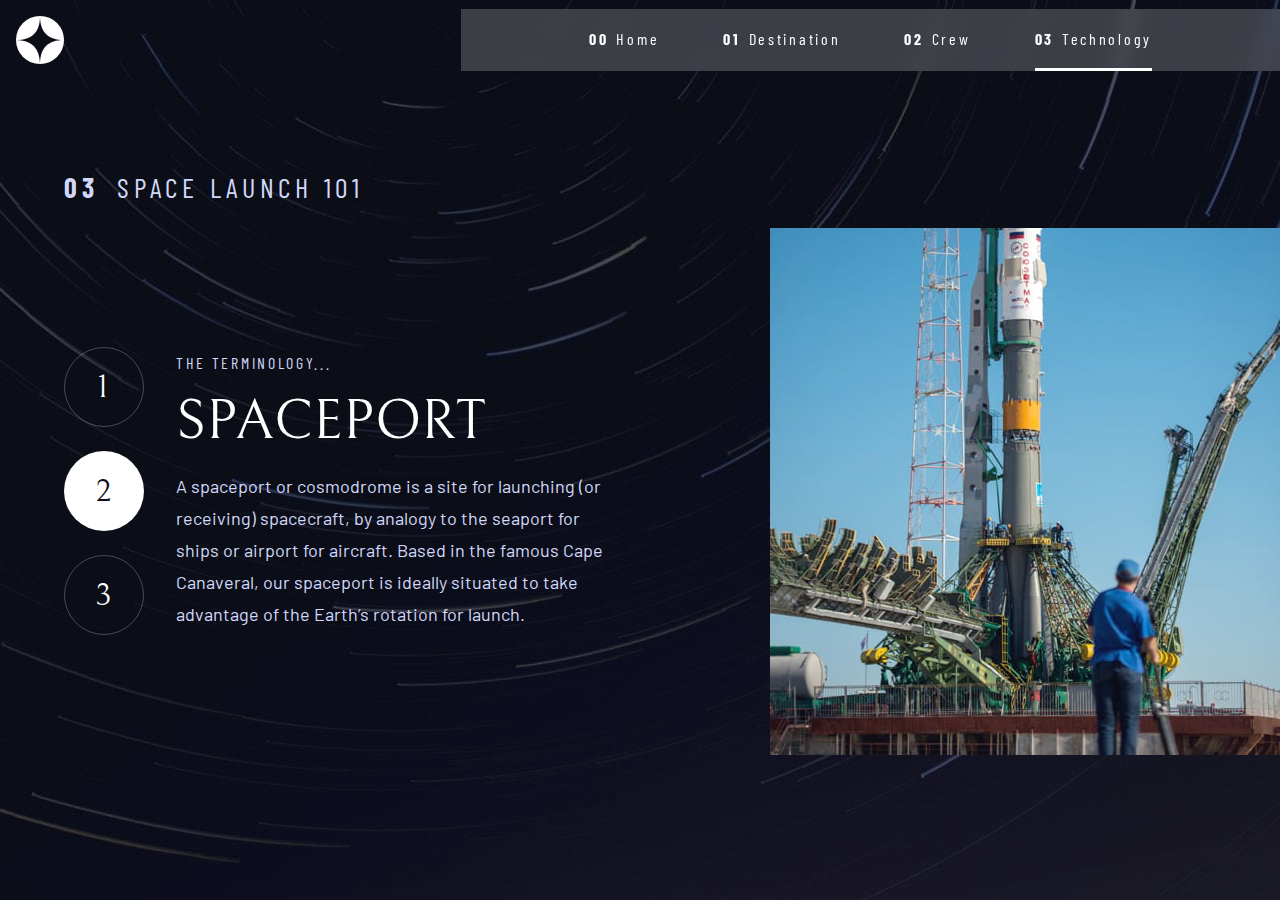
<file: technology-spaceport.html>
<!DOCTYPE html>
<html lang="en">
<head>
  <meta charset="UTF-8">
  <meta name="viewport" content="width=device-width, initial-scale=1.0">
  <link rel="icon" type="image/png" sizes="32x32" href="assets/images/favicon-32x32.png">
  <title>Space tourism website</title>
  <link rel="stylesheet" href="assets/css/style.css">

<link rel="preconnect" href="https://fonts.googleapis.com">
<link rel="preconnect" href="https://fonts.gstatic.com" crossorigin>
<link href="https://fonts.googleapis.com/css2?family=Barlow&family=Barlow+Condensed:wght@400;700&family=Bellefair&display=swap" rel="stylesheet">
</head>
<body class="technology">
  <main>
    <header class="navbar flex">
      <a href="index.html">
        <img src="assets/images/shared/logo.svg" alt="Company Logo" class="logo">
      </a>
      <button class="ham_brg_tool" aria-controls="menu_toggle" aria-expanded="false"><span class="visually-hidden">MENU</span></button>
      </button>
      <nav>
        <ul id="menu_toggle" data-visible="false" class="nav_links flex">
          <li class="nav_link" >
            <a href="index.html"><span aria-hidden="true" class="num-text">00</span>Home</a>
          </li>
          <li class="nav_link">
            <a href="destination-moon.html"><span aria-hidden="true" class="num-text">01</span>Destination</a>
          </li>
          <li class="nav_link">
            <a href="crew-commander.html"><span aria-hidden="true" class="num-text">02</span>Crew</a>
          </li>
          <li class="nav_link active">
            <a href="technology-vehicle.html"><span aria-hidden="true" class="num-text">03</span>Technology</a>
          </li>
        </ul>
      </nav>
    </header>

    <section class="technology-section">
      <div class="container">
        <p class="txt-upper"><span class="num-text">03 </span> Space launch 101</p>
        <div class="technology-container">
          <div class="technology__images">
            <picture>
              <source media="(min-width:760px)" srcset="assets\images\technology\image-spaceport-portrait.jpg">
              <img src="assets\images\technology\image-spaceport-landscape.jpg" alt="Flowers">
            </picture>
          </div>
          <div class="technology__detailes">
            <div class="technology__buttons">
              <a href="technology-vehicle.html" class="technology__button"><span class="visually-hidden">technology pagination of vehicle</span>1</a>
              <a href="technology-spaceport.html" class="technology__button technology__active"><span class="visually-hidden">technology pagination of spaceport</span>2</a>
              <a href="technology-capsule.html" class="technology__button"><span class="visually-hidden">technology pagination of capsule</span>3</a>
            </div>
            <div class="technology__description">
              <span>The terminology...</span>
              <h3>Spaceport</h3>
              <p>A spaceport or cosmodrome is a site for launching (or receiving) spacecraft, 
                by analogy to the seaport for ships or airport for aircraft. Based in the 
                famous Cape Canaveral, our spaceport is ideally situated to take advantage 
                of the Earth’s rotation for launch.</p>
            </div>
          </div>
        </div>
      </div>
    </section>
  </main>
</body>
</html>
</file>
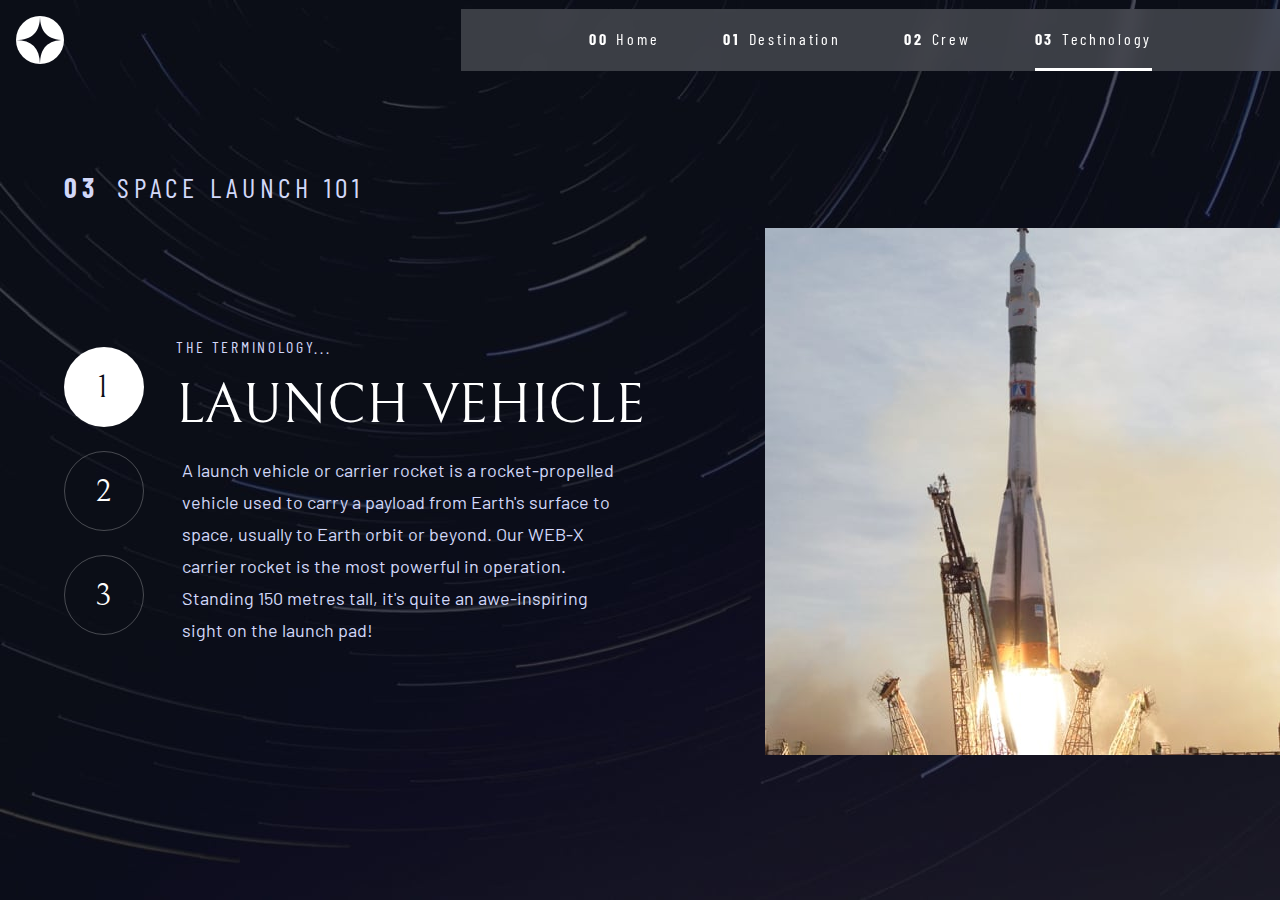
<file: technology-vehicle.html>
<!DOCTYPE html>
<html lang="en">
<head>
  <meta charset="UTF-8">
  <meta name="viewport" content="width=device-width, initial-scale=1.0">
  <link rel="icon" type="image/png" sizes="32x32" href="assets/images/favicon-32x32.png">
  <title>Space tourism website</title>
  <link rel="stylesheet" href="assets/css/style.css">

<link rel="preconnect" href="https://fonts.googleapis.com">
<link rel="preconnect" href="https://fonts.gstatic.com" crossorigin>
<link href="https://fonts.googleapis.com/css2?family=Barlow&family=Barlow+Condensed:wght@400;700&family=Bellefair&display=swap" rel="stylesheet">
</head>
<body class="technology">
  <main>
    <header class="navbar flex">
      <a href="index.html">
        <img src="assets/images/shared/logo.svg" alt="Company Logo" class="logo">
      </a>
      <button class="ham_brg_tool" aria-controls="menu_toggle" aria-expanded="false"><span class="visually-hidden">MENU</span></button>
      </button>
      <nav>
        <ul id="menu_toggle" data-visible="false" class="nav_links flex">
          <li class="nav_link" >
            <a href="index.html"><span aria-hidden="true" class="num-text">00</span>Home</a>
          </li>
          <li class="nav_link">
            <a href="destination-moon.html"><span aria-hidden="true" class="num-text">01</span>Destination</a>
          </li>
          <li class="nav_link">
            <a href="crew-commander.html"><span aria-hidden="true" class="num-text">02</span>Crew</a>
          </li>
          <li class="nav_link active">
            <a href="technology-vehicle.html"><span aria-hidden="true" class="num-text">03</span>Technology</a>
          </li>
        </ul>
      </nav>
    </header>

    <section class="technology-section">
      <div class="container">
        <p class="txt-upper"><span class="num-text">03 </span> Space launch 101</p>
        <div class="technology-container">
          <div class="technology__images">
            <picture>
              <source media="(min-width:760px)" srcset="assets\images\technology\image-launch-vehicle-portrait.jpg">
              <img src="assets\images\technology\image-launch-vehicle-landscape.jpg" alt="Flowers">
            </picture>
          </div>
          <div class="technology__detailes">
            <div class="technology__buttons">
              <a href="technology-vehicle.html" class="technology__button technology__active"><span class="visually-hidden">technology pagination of vehicle</span>1</a>
              <a href="technology-spaceport.html" class="technology__button"><span class="visually-hidden">technology pagination of spaceport</span>2</a>
              <a href="technology-capsule.html" class="technology__button"><span class="visually-hidden">technology pagination of capsule</span>3</a>
            </div>
            <div class="technology__description">
              <span>The terminology...</span>
              <h3>Launch vehicle</h3>
              <p>A launch vehicle or carrier rocket is a rocket-propelled vehicle used to carry a 
                payload from Earth's surface to space, usually to Earth orbit or beyond. Our 
                WEB-X carrier rocket is the most powerful in operation. Standing 150 metres tall, 
                it's quite an awe-inspiring sight on the launch pad!</p>
            </div>
          </div>
        </div>
      </div>
    </section>
  </main>
</body>
</html>
</file>
<file: assets/css/style.css>
@import url('https://fonts.googleapis.com/css2?family=Barlow+Condensed&family=Bellefair&display=swap');

/* Box sizing rules */
*,
*::before,
*::after {
  box-sizing: border-box;
}

:root{
  --clr-primary: hsla(0, 0%, 100%, 1);
  --clr-secondary: hsla(231, 77%, 90%, 1);
  --clr-dark: hsla(230, 35%, 7%, 1);

  --ff-primary: 'Barlow', sans-serif;
  --ff-primary-1: 'Barlow Condensed', sans-serif;
  --ff-secondary: 'Bellefair', serif;

  --fw-400: 400;
  --fw-700: 700;

  --fs-xs: 0.875rem;
  --fs-s: 0.9375rem;
  --fs-100: 1rem;
  --fs-200: 1.125rem;
  --fs-300: 1.25rem;
  --fs-400: 1.5rem;
  --fs-500: 1.75rem;
  --fs-600: 2rem;
  --fs-700: 2.5rem;
  --fs-800: 3.5rem;
  --fs-900: 5rem;
  --fs-xl: 6.25rem;
  --fs-xxl: 9.375rem;
}

/* Remove default margin */
body,
h1,
h2,
h3,
h4,
p,
figure,
blockquote,
dl,
dd {
  margin: 0;
}

/* Remove list styles on ul, ol elements with a list role, which suggests default styling will be removed */
ul[role='list'],
ol[role='list'] {
  list-style: none;
}

/* Set core root defaults */
html:focus-within {
  scroll-behavior: smooth;
}

/* Set core body defaults */
body {
    min-height: 100vh;
    text-rendering: optimizeSpeed;
    line-height: 1.5;
}

/* A elements that don't have a class get default styles */
a:not([class]) {
  text-decoration-skip-ink: auto;
}

/* Make images easier to work with */
img,
picture {
  max-width: 100%;
  display: block;
}

/* Inherit fonts for inputs and buttons */
input,
button,
textarea,
select {
  font: inherit;
}

/* Remove all animations, transitions and smooth scroll for people that prefer not to see them */
@media (prefers-reduced-motion: reduce) {
  html:focus-within {
   scroll-behavior: auto;
  }
  
  *,
  *::before,
  *::after {
    animation-duration: 0.01ms !important;
    animation-iteration-count: 1 !important;
    transition-duration: 0.01ms !important;
    scroll-behavior: auto !important;
  }
}

body{
  background-color: var(--clr-dark);
  background-position: center;
  background-repeat: no-repeat;
  background-size: cover;
  overflow-x: hidden;

  font-family: var(--ff-primary);
  font-size: var(--fs-200);
  font-weight: var(--fw-400);
  color: var(--clr-secondary);
}

.container{
  max-width: 90em;
  margin-inline: auto;
  padding: 1rem;
}

.visually-hidden {
  position: absolute;
  position: absolute !important;
  width: 1px !important;
  height: 1px !important;
  padding: 0 !important;
  margin: -1px !important;
  overflow: hidden !important;
  clip: rect(0,0,0,0) !important;
  white-space: nowrap !important;
  border: 0 !important;
}

.flex{
  display: flex;
  gap: 1rem;
}

.txt-upper{
  text-transform: uppercase;
}

.num-text{
  font-weight: var(--fw-700);
  margin-inline-end: .5rem;
}

.home{
  background-image: url(../images/home/background-home-desktop.jpg);
}

.logo{
  margin: 1rem;
}

.navbar{
  align-items: center;
  justify-content: space-between;
}

.nav_links{
  font-family: var(--ff-primary-1);
  list-style: none;
  margin: 0;
  padding: 0;
  -webkit-backdrop-filter: blur(10px);
  backdrop-filter: blur(10px);
  background-color: rgba(255, 255, 255, 0.2);
  position: relative;
}

.ham_brg_tool{
  display: none;
}

.nav_link a{
  text-decoration: none;
  color: var(--clr-primary);
  font-size: var(--fs-100);
  letter-spacing: 2.7px;
}

.nav_links > li{
  padding-block: 1rem;
}

@media (max-width: 35rem){
  .home{
    background-image: url(../images/home/background-home-mobile.jpg);
  }

  .nav_links{
    position: fixed;
    inset: 0 0 0 30%;
    z-index: 1000;
    background: rgba(255, 255, 255, 0.04);
    backdrop-filter: blur(40.7742px);
    -webkit-backdrop-filter: blur(40.7742px);
    flex-direction: column;
    padding: min(24vh, 110rem) 2rem;
    gap: 2rem;
    transform: translateX(100%);
    transition: .5s;
  }

  .nav_links[data-visible="true"]{
    transform: translateX(0%);
  }

  .ham_brg_tool{
    display: block;
    position: absolute;
    z-index: 9999;
    top: 25px;
    right: 25px;
    width: 2rem;
    aspect-ratio: 1;
    background-color: transparent;
    background-image: url(../images/shared/icon-hamburger.svg);
    background-repeat: no-repeat;
    border: none;
  }

  .ham_brg_tool[aria-expanded = "true"]{
    background-image: url(../images/shared/icon-close.svg);
  }
}

@media (min-width:35rem) and (max-width:55rem){
  .home{
    background-image: url(../images/home/background-home-tablet.jpg);
  }

  .nav_link a span[aria-hidden="true"]{
    display: none;
  }
}

@media (max-width:55rem){
  .container .flex{
    flex-direction: column;
  }
}

@media (min-width: 35rem){
  .nav_links{
    padding-inline: clamp(3rem, 10vw, 30rem);
    gap: clamp(2rem, 5vw, 10rem);
  }

  .nav_links > li:where(:hover, :focus){
    border-bottom: 3px solid #ffffff8c;
  }
  
  .active{
    border-bottom: 3px solid #ffffff;
  }
}
.grid-center{
  display: grid;
  align-items: center;
  gap: 3rem;
}

.CTA-section{
  text-align: center;

}

.btn{
  font-family: var(--ff-secondary);
  font-size: clamp(1.25rem, 4vw + 1px, 2rem);
  letter-spacing: 2px;
  text-decoration: none;
  color: var(--clr-dark);
  background-color: #ffffff;
  border-radius: 50%;
  display: grid;
  place-items: center;
  width: clamp(9rem, 24vw + 1rem, 15rem);
  aspect-ratio: 1;
}

.btn:where(:hover, :focus){
  box-shadow: 0 0 0px 50px hsla(0, 0%, 100%, .5);
}

.CTA__text span{
  font-family: var(--ff-primary-1);
  font-size: var(--fs-100);
  letter-spacing: 2.7px;
}

.CTA__text h1{
  font-family: var(--ff-secondary);
  font-size: var(--fs-900);
  font-weight: var(--fw-400);
  color: var(--clr-primary);
}

.CTA__text p{
  font-size: var(--fs-s);
}
  
.CTA-container{
  max-width: 450px;
}

.cta-btn{
  display: grid;
  place-items: center;
}

@media (min-width:35rem){
  .CTA-section{
    text-align: left;
  }
}

@media (min-width:55rem){
  .CTA-section .grid-center{
    justify-content: space-between;
    grid-template-columns: 3fr 1fr;
  }
  .CTA-section{
    margin-top: clamp(15%, 10vw + 1rem, 20%);
  }
  .CTA__text h1{
    font-size: var(--fs-xxl);
  }
  .CTA__text span{
    font-size: var(--fs-500);
    letter-spacing: 4.72px;
  }

  .CTA__text p{
    font-size: var(--fs-200);
  }
}

@media(min-width:35rem) and (max-width:55rem){
  .CTA-section{
    text-align: center;
  }
  .CTA-section .grid-center{
    place-items: center;
  }
  .CTA__text span{
    font-size: var(--fs-300);
    letter-spacing: 3.38px;
  }
  .CTA__text p{
    font-size: var(--fs-100);
  }
}

/* ###########################- Destination -########################### */

.destination{
  background-image: url(../images/destination/background-destination-mobile.jpg);
}

.destination .container{
  padding-top: 0;
}

.destination-section,
.crew-section{
  font-family: var(--ff-primary-1);
  text-align: center;
}

.destination-section > p{
  text-transform: uppercase;
  letter-spacing: 2.7px;
}

.destination-container{
  display: flex;
  flex-direction: column;
}

.destination-images img{
  margin-inline: auto;
  margin-block: 1rem;
}

.destination__locations{
  display: flex;
  gap: 1rem;
  justify-content: center;
}

.destination__location{
  font-size: var(--fs-xs);
  letter-spacing: 2.36px;
  color: var(--clr-secondary);

  text-decoration: none;
  text-transform: uppercase;
  padding-block-end: .5rem;

  border-bottom: 3px solid transparent;
}

.destination__location:hover{
  border-bottom: 3px solid var(--clr-secondary);
}

.destination-active{
  border-bottom: 3px solid var(--clr-primary);
}

.destination__discription h2{
  font-family: var(--ff-secondary);
  font-size: var(--fs-800);
  font-weight: 400;
  text-transform: uppercase;
  color: var(--clr-primary);
  line-height: 1;
  padding-block: .5rem;
}

.destination__discription > p{
  font-family: var(--ff-primary);
  max-width: 600px;
  margin-inline: auto;
  margin-block: 1rem;
  font-size: var(--fs-s);
  padding-bottom: 1rem;
  border-bottom: 1px solid var(--clr-secondary);
}

.destination__distance{
  display: flex;
  flex-direction: column;
  gap: 1rem;
}

.destination__distance-1{
  text-transform: uppercase;
}

.destination__distance-1 p{
  letter-spacing: 2.3625px;
}

.destination__distance-1 h3{
  font-family: var(--ff-secondary);
  font-size: var(--fs-500);
  font-weight: 400;
  letter-spacing: 2.3625px;
  color: var(--clr-primary);
}

hr{
  margin-block: 1rem;
}

/* ###########################- CREW -########################### */

.crew{
  background-image: url(../images/crew/background-crew-mobile.jpg);
}

.crew-section > p{
  text-align: center;
  font-size: var(--fs-100);
  text-transform: uppercase;
  letter-spacing: 2.7px;
  line-height: 19px;
  padding-block: 1rem;
  color: var(--clr-primary);
}

.crew-section > p > span{
  color: #8a8b89;
}

.crew .container{
  padding-block: 0;
}

.crew-images > img{
  width: 55%; 
}

.crew-images{
  display: grid;
  place-items: center;
  border-bottom: 1px solid #8a8b89;
}

.crew__pagination{
  display: flex;
  gap: 1rem;
  justify-content: center;
  margin-block: 1.5rem;
}

.pagination{
  width: 13px;
  height: 13px;
  border-radius: 50%;
  background-color: var(--clr-primary);
  mix-blend-mode: normal;
  opacity: 0.17;
  cursor: pointer;
}

.crew-active{
  opacity: 1;
}

.crew__description :where(span, h3){
  font-family: var(--ff-secondary);
  font-weight: 400;
  color: var(--clr-primary);
}

.crew__description span{
  font-size: var(--fs-100);
  line-height: 18px;
  mix-blend-mode: normal;
  opacity: 0.5;
}

.crew__description h3{
  font-size: var(--fs-400);
  line-height: 28px;
  padding-top: .5rem;
  padding-bottom: 1.5rem;
}

.crew__description p{
  font-family: var(--ff-primary);
  font-size: var(--fs-s);
  line-height: 25px;
  font-style: normal;
}

/* ###########################- TECHNOLOGY -########################### */

.technology{
  background-image: url(../images/technology/background-technology-mobile.jpg);
}

.technology main .technology-section .container{
  padding: 0;
}

.technology-section{
  font-family: var(--ff-primary-1);
  font-size: var(--fs-s);
}

.technology-section .container .txt-upper{
  font-size: var(--fs-100);
  text-align: center;
  margin-block: 1.5rem;
  line-height: 19px;
  letter-spacing: 2.7px;
}

.technology__detailes{
  text-align: center;
}

.technology__buttons{
  font-family: var(--ff-secondary);
  display: flex;
  gap: 1.5rem;
  justify-content: center;
  margin-block: 2rem;
}

.technology__button{
  display: grid;
  place-items: center;
  width: 40px;
  height: 40px;
  color: var(--clr-primary);
  background-color: transparent;
  border: 1px solid hsla(0, 0%, 100%, 0.25);
  border-radius: 50%;

  font-weight: var(--fw-400);
  font-size: var(--fs-100);
  line-height: 18px;
  letter-spacing: 1px;
  text-decoration: none;
  cursor: pointer;
}

.technology__active{
  background-color: var(--clr-primary);
  color: var(--clr-dark);
}

.technology__description span{
  font-size: var(--fs-xs);
  line-height: 17px;
  letter-spacing: 2.3625px;
  text-transform: uppercase;
}

.technology__description h3{
  font-family: var(--ff-secondary);
  font-size: var(--fs-400);
  font-weight: var(--fw-400);
  line-height: 28px;
  text-transform: uppercase;

  color: var(--clr-primary);
  padding-block: 1rem;
}

.technology__description p{
  font-family: var(--ff-primary);
  font-size: var(--fs-s);
  line-height: 25px;
  padding-inline: 1rem;
}

@media (min-width:35rem) and (max-width:55rem){

  .destination{
    background-image: url(../images/destination/background-destination-tablet.jpg);
  }

  .crew{
    background-image: url(../images/crew/background-crew-tablet.jpg);
  }

  .technology{
    background-image: url(../images/technology/background-technology-tablet.jpg);
  }

  .destination-section > p{
    font-size: var(--fs-300);
    text-align: left;
    letter-spacing: 3.375px;
  }

  .destination__discription h2{
    font-size: var(--fs-900);
    line-height: 92px;
    padding-block: .8rem;
  }

  .destination__discription > p{
    font-size: var(--fs-100);
  }

  .crew-detailes, .crew-container{
    display: flex;
    flex-direction: column-reverse;
  }

  .crew-section > p{
    font-size: var(--fs-300);
    text-align: left;
    line-height: 24px;
    letter-spacing: 3.375px;
  }

  .crew__description span{
    font-size: var(--fs-400);
    line-height: 28px;
  }
  
  .crew__description h3{
    font-size: var(--fs-700);
    line-height: 46px;
  }

  .crew__description p{
    font-size: var(--fs-100);
  }

  .technology-section .container .txt-upper{
    font-size: var(--fs-300);
    line-height: 24px;
    letter-spacing: 3.375px;
  }

  .technology__button{
    width: 60px;
    height: 60px;
  
    font-weight: var(--fw-400);
    font-size: var(--fs-400);
    line-height: 28px;
    letter-spacing: 1.5px;
  }

  .technology__description span{
    font-size: var(--fs-100);
    line-height: 16px;
    letter-spacing: 2.7px;
  }
  
  .technology__description h3{
    font-size: var(--fs-700);
    line-height: 46px;
    padding-block: 1.5rem;
  }
  
  .technology__description p{
    font-size: var(--fs-100);
    line-height: 28px;
    padding-inline: 1rem;
  }
}

@media (min-width:55rem){
  .destination{
    background-image: url(../images/destination/background-destination-desktop.jpg);
  }

  .crew{
    background-image: url(../images/crew/background-crew-desktop.jpg);
  }

  .technology{
    background-image: url(../images/technology/background-technology-desktop.jpg);
  }

  .destination-section{
    margin-top: 10%;
    text-align: left;
  }

  .destination-section > p{
    font-size: var(--fs-500);
    letter-spacing: 4.725px;
    line-height: 34px;
    padding-bottom: 2.5rem;
  }

  .destination-container{
    flex-direction: row;
    justify-content: space-between;
    align-items: center;
    gap: 2rem;
  }

  .destination__locations{
    justify-content: left;
    padding-block-end: 2rem;
    gap: 3rem;
  }

  .destination__discription > h2{
    font-size: var(--fs-xl);
    line-height: 115px;
  }

  .destination__discription > p{
    font-size: var(--fs-200);
    line-height: 32px;
    padding-bottom: 2rem;
  }

  .destination__distance{
    margin-top: 2rem;
  }

  .crew-section{
    margin-top: 5%;
    text-align: left;
  }

  .crew-section > p{
    font-size: var(--fs-500);
    text-align: left;
    line-height: 34px;
    letter-spacing: 4.725px;
  }

  .crew-container{
    display: flex;
    flex-direction: row-reverse;
    justify-content: space-between;
  }

  .crew-images img{
    width: 100%;
  }

  .crew-detailes{
    display: flex;
    flex-direction: column-reverse;
    justify-content: center;
  }

  .crew__pagination{
    margin-top: 15%;
    justify-content: left;
  }

  .crew__description{
    margin-top: 20%;
  }

  .crew__description span{
    font-size: var(--fs-600);
    line-height: 37px;
  }

  .crew__description h3{
    font-size: var(--fs-800);
    line-height: 64px;
    padding-top: 1rem;
  }

  .crew__description p{
    max-width: 450px;
    font-size: var(--fs-200);
    line-height: 32px;
  }

  .technology-section{
    margin-top: 7%;
  }

  .technology-section .container .txt-upper{
    font-size: var(--fs-500);
    line-height: 34px;
    letter-spacing: 4.725px;
    margin-left: 5%;
  }

  .technology-container{
    display: flex;
    flex-direction: row-reverse;
    justify-content: space-between;
    align-items: center;
  }

  .technology__detailes{
    display: flex;
    gap: 2rem;
    align-items: center;
    margin-left: 5%;
  }

  .technology__buttons{
    flex-direction: column;
    justify-content: left;
  }

  .technology__button{
    width: 80px;
    height: 80px;
  
    font-size: var(--fs-600);
    line-height: 37px;
    letter-spacing: 2px;
  }

  .technology__description{
    text-align: left;
  }

  .technology__description span{
    font-size: var(--fs-100);
    letter-spacing: 2.7px;
    font-weight: 19px;
  }

  .technology__description h3{
    font-size: var(--fs-800);
    line-height: 64px;
  }

  .technology__description p{
    font-size: var(--fs-200);
    line-height: 32px;
    padding: 0;
    padding-right: 1rem;
  }
}

@media (min-width:35rem){
  .destination__locations > a{
    font-size: var(--fs-100);
    letter-spacing: 2.7px;
  }

  .destination__distance{
    max-width: 600px;
    margin-inline: auto;
    flex-direction: row;
    justify-content: space-between;
  }

  .crew-images{
    border: none;
  }

  .technology-section .container .txt-upper{
    text-align: left;
  }

  .technology__description p{
    max-width: 458px;
    margin-inline: auto;
  }
}

@media (min-width:760px){
  .technology__images{
    display: grid;
    place-items: center;
  }
}
</file>
